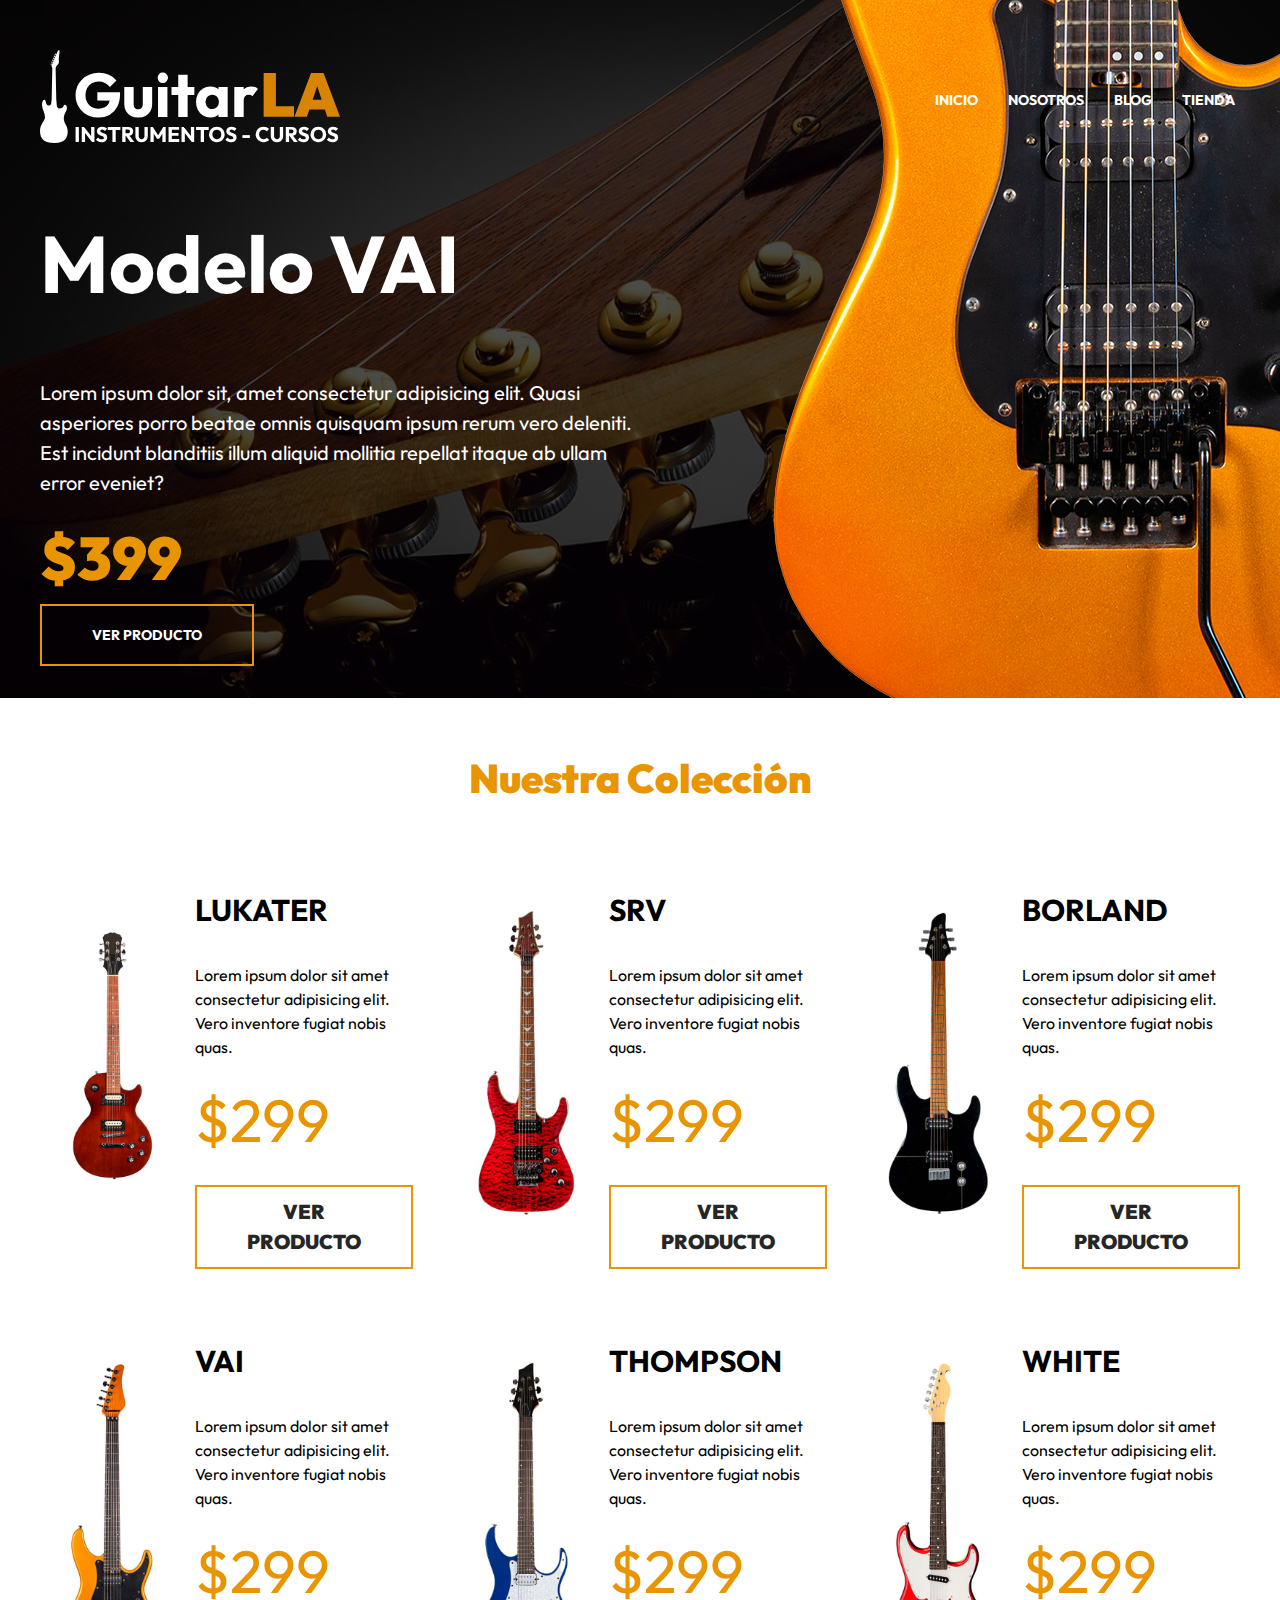
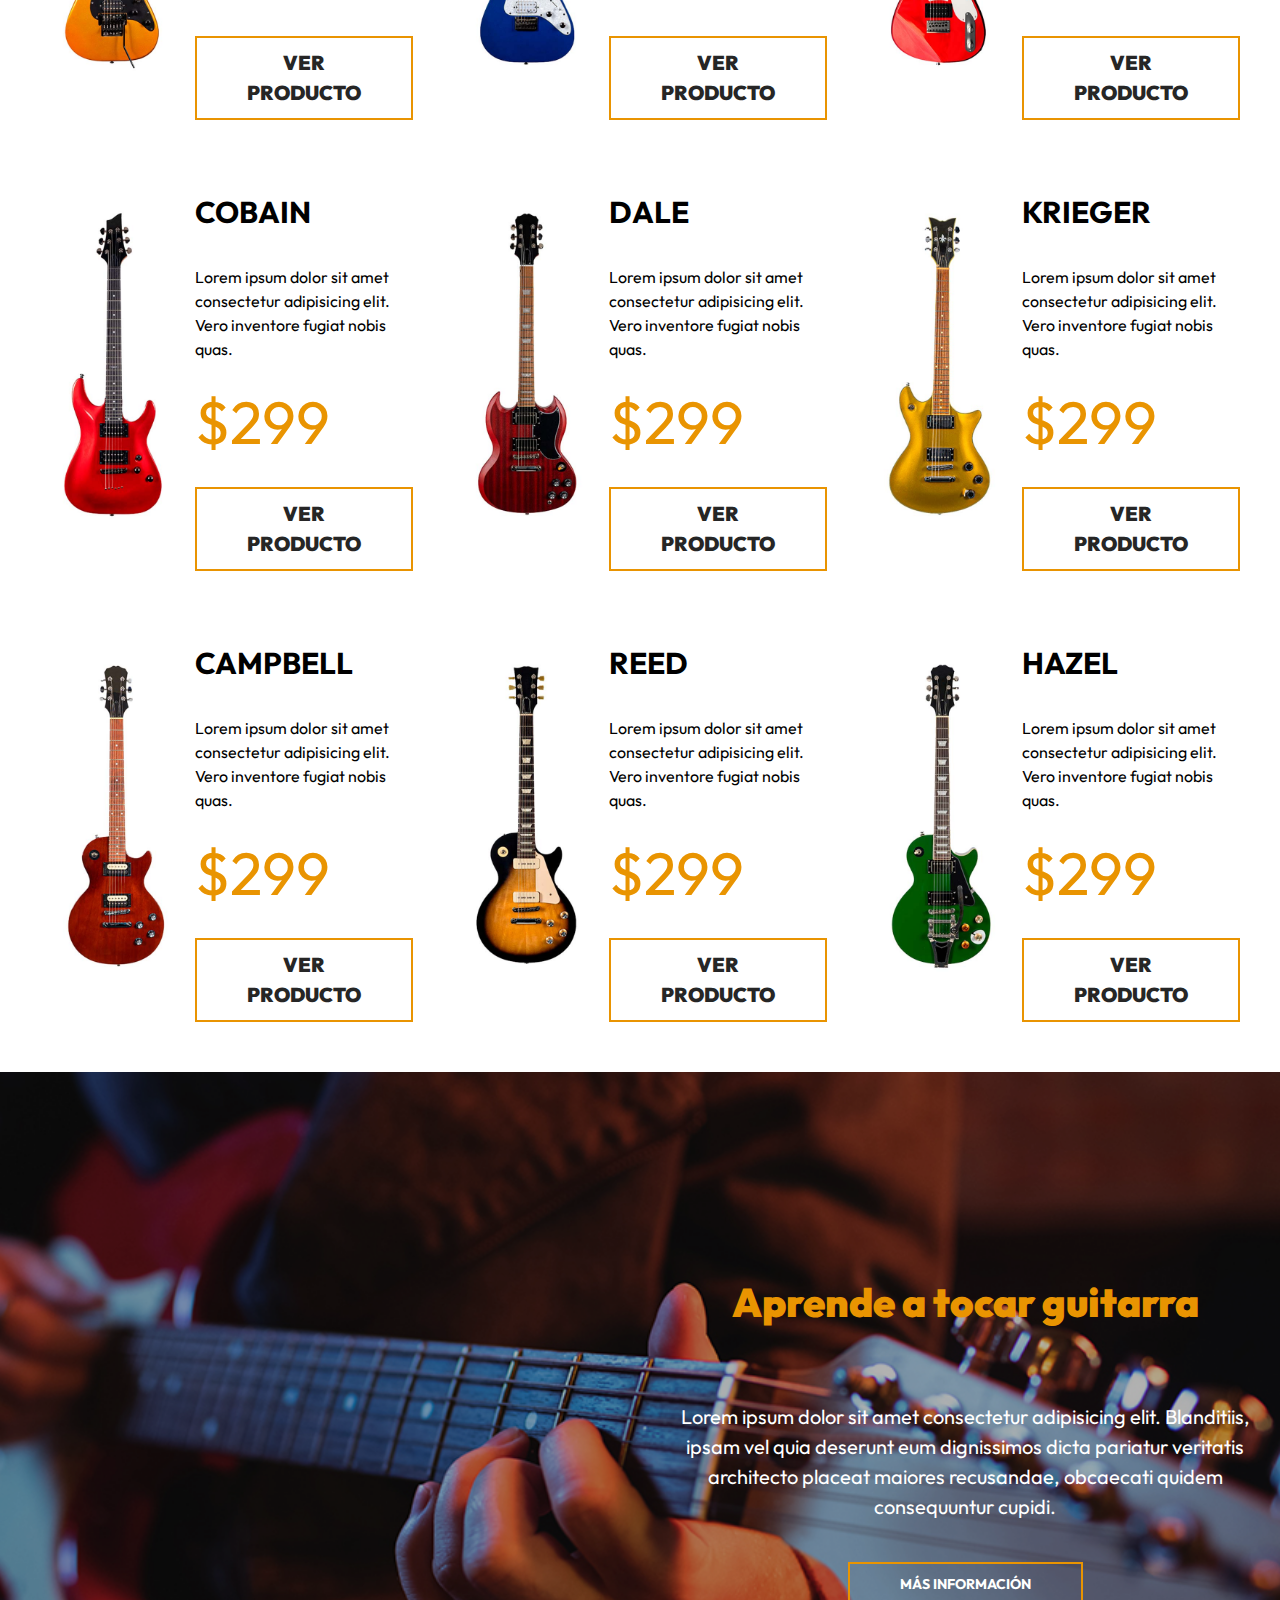
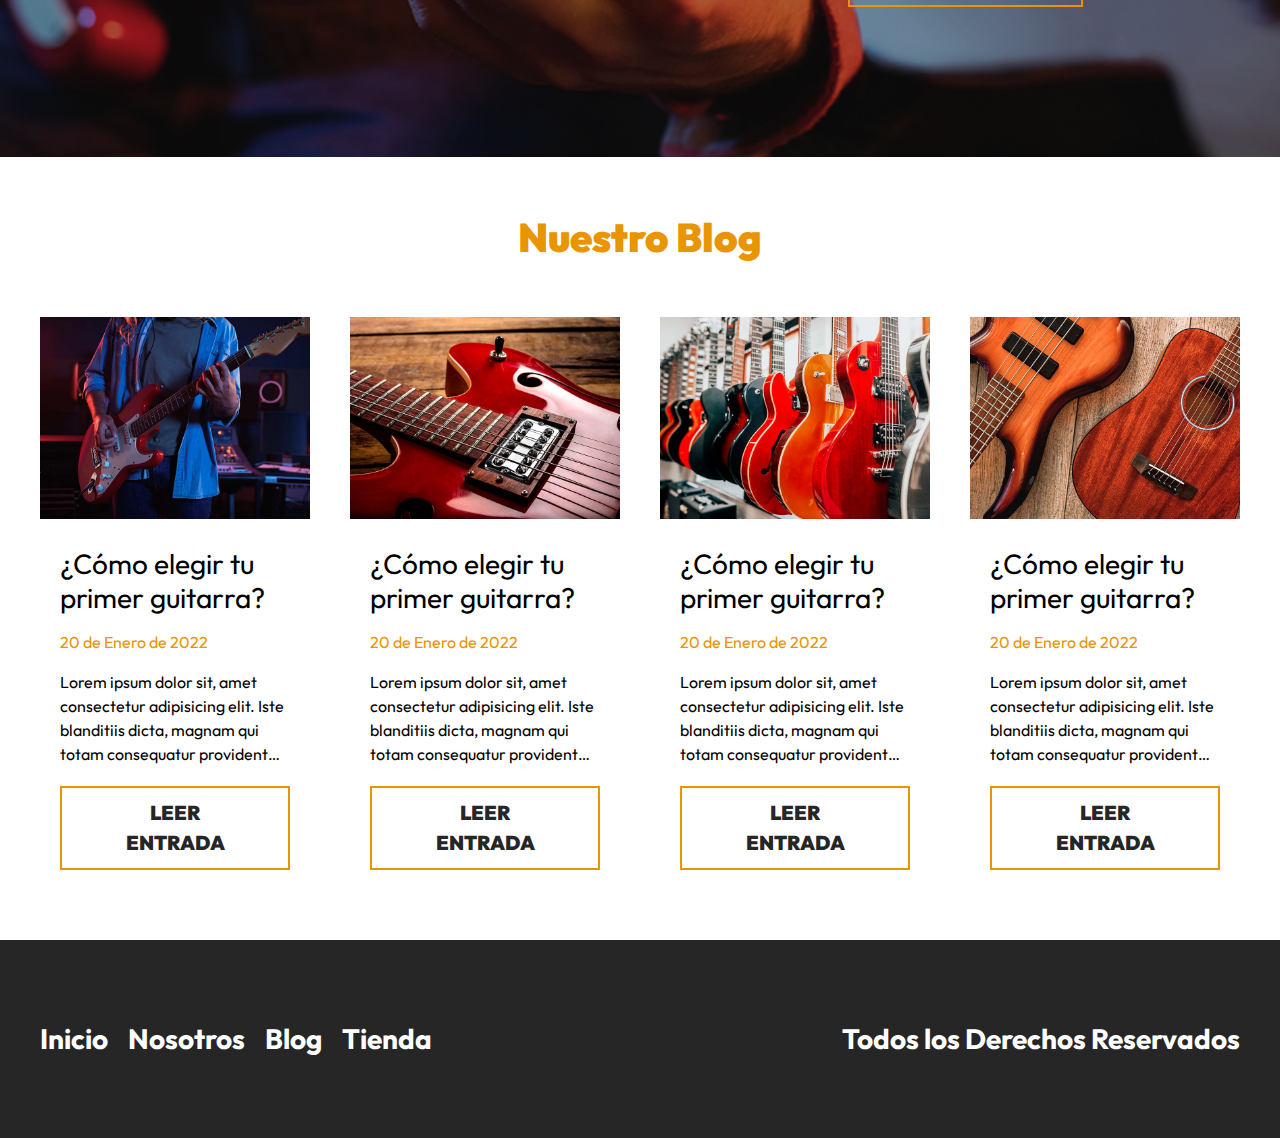
<file: index.html>
<!DOCTYPE html>
<html lang="en">
<head>
    <meta charset="UTF-8">
    <meta http-equiv="X-UA-Compatible" content="IE=edge">
    <meta name="viewport" content="width=device-width, initial-scale=1.0">
    <title>GuitarLA</title>
    <link rel="stylesheet" href="css/normalize.css">
    <link rel="preconnect" href="https://fonts.googleapis.com">
    <link rel="preconnect" href="https://fonts.gstatic.com" crossorigin>
    <link href="https://fonts.googleapis.com/css2?family=Outfit:wght@400;700;900&display=swap" rel="stylesheet"> 
    <link rel="stylesheet" href="css/app.css">
</head>
<body>
    <header class="header">
        <div class="header__contenedor">
            <div class="header__barra">
                <a href="#">
                    <img class="header__logo" src="./img/logo.svg" alt="imágen logo">
                </a>
                <nav class="navegacion">
                    <a class="navegacion__enlace" href="./index.html">Inicio</a>
                    <a class="navegacion__enlace" href="./nosotros.html">Nosotros</a>
                    <a class="navegacion__enlace" href="./blog.html">Blog</a>
                    <a class="navegacion__enlace" href="./tienda.html">Tienda</a>
                </nav>
            </div><!--header-barra-->
       
            <div class="modelo">
                <h1 class="modelo__nombre">Modelo VAI</h1>
                <p class="modelo__descripcion">Lorem ipsum dolor sit, amet consectetur adipisicing elit. Quasi asperiores porro beatae omnis quisquam ipsum rerum vero deleniti. Est incidunt blanditiis illum aliquid mollitia repellat itaque ab ullam error eveniet?</p>
                <p class="modelo__precio">$399</p>
                <a href="#" class="modelo__enlace">Ver Producto</a>
            </div>
            <img class="header__guitarra" src="./img/header_guitarra.png" alt="imágen header guitarra">
        </div>
    </header>
    <main class="productos productos__contenedor">
        <h2 class="productos__heading">Nuestra Colección</h2>
        <div class="productos__grid">
            <div class="producto">
                <img src="./img/guitarra_01.jpg" alt="imágen guitarra">
                <div class="producto__contenido">
                    <h3 class="producto__nombre">Lukater</h3>
                    <p class="producto__descripcion">Lorem ipsum dolor sit amet consectetur adipisicing elit. Vero inventore fugiat nobis quas.</p>
                    <p class="producto__precio">$299</p>
                    <a class="producto__enlace" href="./producto.html">Ver Producto</a>
                </div>
            </div><!--producto-->
            <div class="producto">
                <img src="./img/guitarra_02.jpg" alt="imágen guitarra">
                <div class="producto__contenido">
                    <h3 class="producto__nombre">srv</h3>
                    <p class="producto__descripcion">Lorem ipsum dolor sit amet consectetur adipisicing elit. Vero inventore fugiat nobis quas.</p>
                    <p class="producto__precio">$299</p>
                    <a class="producto__enlace" href="./producto.html">Ver Producto</a>
                </div>
            </div><!--producto-->
            <div class="producto">
                <img src="./img/guitarra_03.jpg" alt="imágen guitarra">
                <div class="producto__contenido">
                    <h3 class="producto__nombre">borland</h3>
                    <p class="producto__descripcion">Lorem ipsum dolor sit amet consectetur adipisicing elit. Vero inventore fugiat nobis quas.</p>
                    <p class="producto__precio">$299</p>
                    <a class="producto__enlace" href="./producto.html">Ver Producto</a>
                </div>
            </div><!--producto-->
            <div class="producto">
                <img src="./img/guitarra_04.jpg" alt="imágen guitarra">
                <div class="producto__contenido">
                    <h3 class="producto__nombre">vai</h3>
                    <p class="producto__descripcion">Lorem ipsum dolor sit amet consectetur adipisicing elit. Vero inventore fugiat nobis quas.</p>
                    <p class="producto__precio">$299</p>
                    <a class="producto__enlace" href="./producto.html">Ver Producto</a>
                </div>
            </div><!--producto-->
            <div class="producto">
                <img src="./img/guitarra_05.jpg" alt="imágen guitarra">
                <div class="producto__contenido">
                    <h3 class="producto__nombre">thompson</h3>
                    <p class="producto__descripcion">Lorem ipsum dolor sit amet consectetur adipisicing elit. Vero inventore fugiat nobis quas.</p>
                    <p class="producto__precio">$299</p>
                    <a class="producto__enlace" href="./producto.html">Ver Producto</a>
                </div>
            </div><!--producto-->
            <div class="producto">
                <img src="./img/guitarra_06.jpg" alt="imágen guitarra">
                <div class="producto__contenido">
                    <h3 class="producto__nombre">white</h3>
                    <p class="producto__descripcion">Lorem ipsum dolor sit amet consectetur adipisicing elit. Vero inventore fugiat nobis quas.</p>
                    <p class="producto__precio">$299</p>
                    <a class="producto__enlace" href="./producto.html">Ver Producto</a>
                </div>
            </div><!--producto-->
            <div class="producto">
                <img src="./img/guitarra_07.jpg" alt="imágen guitarra">
                <div class="producto__contenido">
                    <h3 class="producto__nombre">cobain</h3>
                    <p class="producto__descripcion">Lorem ipsum dolor sit amet consectetur adipisicing elit. Vero inventore fugiat nobis quas.</p>
                    <p class="producto__precio">$299</p>
                    <a class="producto__enlace" href="./producto.html">Ver Producto</a>
                </div>
            </div><!--producto-->
            <div class="producto">
                <img src="./img/guitarra_08.jpg" alt="imágen guitarra">
                <div class="producto__contenido">
                    <h3 class="producto__nombre">dale</h3>
                    <p class="producto__descripcion">Lorem ipsum dolor sit amet consectetur adipisicing elit. Vero inventore fugiat nobis quas.</p>
                    <p class="producto__precio">$299</p>
                    <a class="producto__enlace" href="./producto.html">Ver Producto</a>
                </div>
            </div><!--producto-->
            <div class="producto">
                <img src="./img/guitarra_09.jpg" alt="imágen guitarra">
                <div class="producto__contenido">
                    <h3 class="producto__nombre">krieger</h3>
                    <p class="producto__descripcion">Lorem ipsum dolor sit amet consectetur adipisicing elit. Vero inventore fugiat nobis quas.</p>
                    <p class="producto__precio">$299</p>
                    <a class="producto__enlace" href="./producto.html">Ver Producto</a>
                </div>
            </div><!--producto-->
            <div class="producto">
                <img src="./img/guitarra_10.jpg" alt="imágen guitarra">
                <div class="producto__contenido">
                    <h3 class="producto__nombre">campbell</h3>
                    <p class="producto__descripcion">Lorem ipsum dolor sit amet consectetur adipisicing elit. Vero inventore fugiat nobis quas.</p>
                    <p class="producto__precio">$299</p>
                    <a class="producto__enlace" href="./producto.html">Ver Producto</a>
                </div>
            </div><!--producto-->
            <div class="producto">
                <img src="./img/guitarra_11.jpg" alt="imágen guitarra">
                <div class="producto__contenido">
                    <h3 class="producto__nombre">reed</h3>
                    <p class="producto__descripcion">Lorem ipsum dolor sit amet consectetur adipisicing elit. Vero inventore fugiat nobis quas.</p>
                    <p class="producto__precio">$299</p>
                    <a class="producto__enlace" href="./producto.html">Ver Producto</a>
                </div>
            </div><!--producto-->
            <div class="producto">
                <img src="./img/guitarra_12.jpg" alt="imágen guitarra">
                <div class="producto__contenido">
                    <h3 class="producto__nombre">hazel</h3>
                    <p class="producto__descripcion">Lorem ipsum dolor sit amet consectetur adipisicing elit. Vero inventore fugiat nobis quas.</p>
                    <p class="producto__precio">$299</p>
                    <a class="producto__enlace" href="./producto.html">Ver Producto</a>
                </div>
            </div><!--producto-->
        </div>
    </main>
    <section class="cursos">
        <div class="cursos__grid">
            <div class="cursos__contenido cursos__contenedor">
                <h2 class="cursos__heading">Aprende a tocar guitarra</h2>
                <p class="cursos__texto">Lorem ipsum dolor sit amet consectetur adipisicing elit. Blanditiis, ipsam vel quia deserunt eum dignissimos dicta pariatur veritatis architecto placeat maiores recusandae, obcaecati quidem consequuntur cupidi.</p>
                <a href="#" class="cursos__enlace">Más Información</a>
            </div>
        </div>
    </section>
    <section class="blog">
        <h2 class="blog__heading">Nuestro Blog</h2>
        <div class="blog__grid blog__contenedor">
            <article class="entrada">
                <img src="./img/blog_1.jpg" alt="" class="entrada__imagen">
                <div class="entrada__contenido">
                    <h3 class="entrada__titulo">¿Cómo elegir tu primer guitarra?</h3>
                    <p class="entrada__fecha">20 de Enero de 2022</p>
                    <p class="entrada__texto">Lorem ipsum dolor sit, amet consectetur adipisicing elit. Iste blanditiis dicta, magnam qui totam consequatur provident mollitia eligendi vero ut, a voluptates quo, corrupti nisi ducimus error deserunt! Inventore, aliquam.</p>
                    <a href="entrada.html" class="entrada__enlace">Leer Entrada</a>
                </div>
            </article>
            <article class="entrada">
                <img src="./img/blog_2.jpg" alt="" class="entrada__imagen">
                <div class="entrada__contenido">
                    <h3 class="entrada__titulo">¿Cómo elegir tu primer guitarra?</h3>
                    <p class="entrada__fecha">20 de Enero de 2022</p>
                    <p class="entrada__texto">Lorem ipsum dolor sit, amet consectetur adipisicing elit. Iste blanditiis dicta, magnam qui totam consequatur provident mollitia eligendi vero ut, a voluptates quo, corrupti nisi ducimus error deserunt! Inventore, aliquam.</p>
                    <a href="entrada.html" class="entrada__enlace">Leer Entrada</a>
                </div>
            </article>
            <article class="entrada">
                <img src="./img/blog_3.jpg" alt="" class="entrada__imagen">
                <div class="entrada__contenido">
                    <h3 class="entrada__titulo">¿Cómo elegir tu primer guitarra?</h3>
                    <p class="entrada__fecha">20 de Enero de 2022</p>
                    <p class="entrada__texto">Lorem ipsum dolor sit, amet consectetur adipisicing elit. Iste blanditiis dicta, magnam qui totam consequatur provident mollitia eligendi vero ut, a voluptates quo, corrupti nisi ducimus error deserunt! Inventore, aliquam.</p>
                    <a href="entrada.html" class="entrada__enlace">Leer Entrada</a>
                </div>
            </article>
            <article class="entrada">
                <img src="./img/blog_4.jpg" alt="" class="entrada__imagen">
                <div class="entrada__contenido">
                    <h3 class="entrada__titulo">¿Cómo elegir tu primer guitarra?</h3>
                    <p class="entrada__fecha">20 de Enero de 2022</p>
                    <p class="entrada__texto">Lorem ipsum dolor sit, amet consectetur adipisicing elit. Iste blanditiis dicta, magnam qui totam consequatur provident mollitia eligendi vero ut, a voluptates quo, corrupti nisi ducimus error deserunt! Inventore, aliquam.</p>
                    <a href="entrada.html" class="entrada__enlace">Leer Entrada</a>
                </div>
            </article>
        </div>
    </section>
    <footer class="footer">
        <div class="footer__grid footer__contenedor">
            <nav class="footer__nav">
                <a class="footer__enlace" href="./index.html">Inicio</a>
                <a class="footer__enlace" href="./nosotros.html">Nosotros</a>
                <a class="footer__enlace" href="./blog.html">Blog</a>
                <a class="footer__enlace" href="./tienda.html">Tienda</a>
            </nav>
            <p class="footer__copyright">Todos los Derechos Reservados</p>
        </div> 
    </footer>
</body>
</html>
</file>
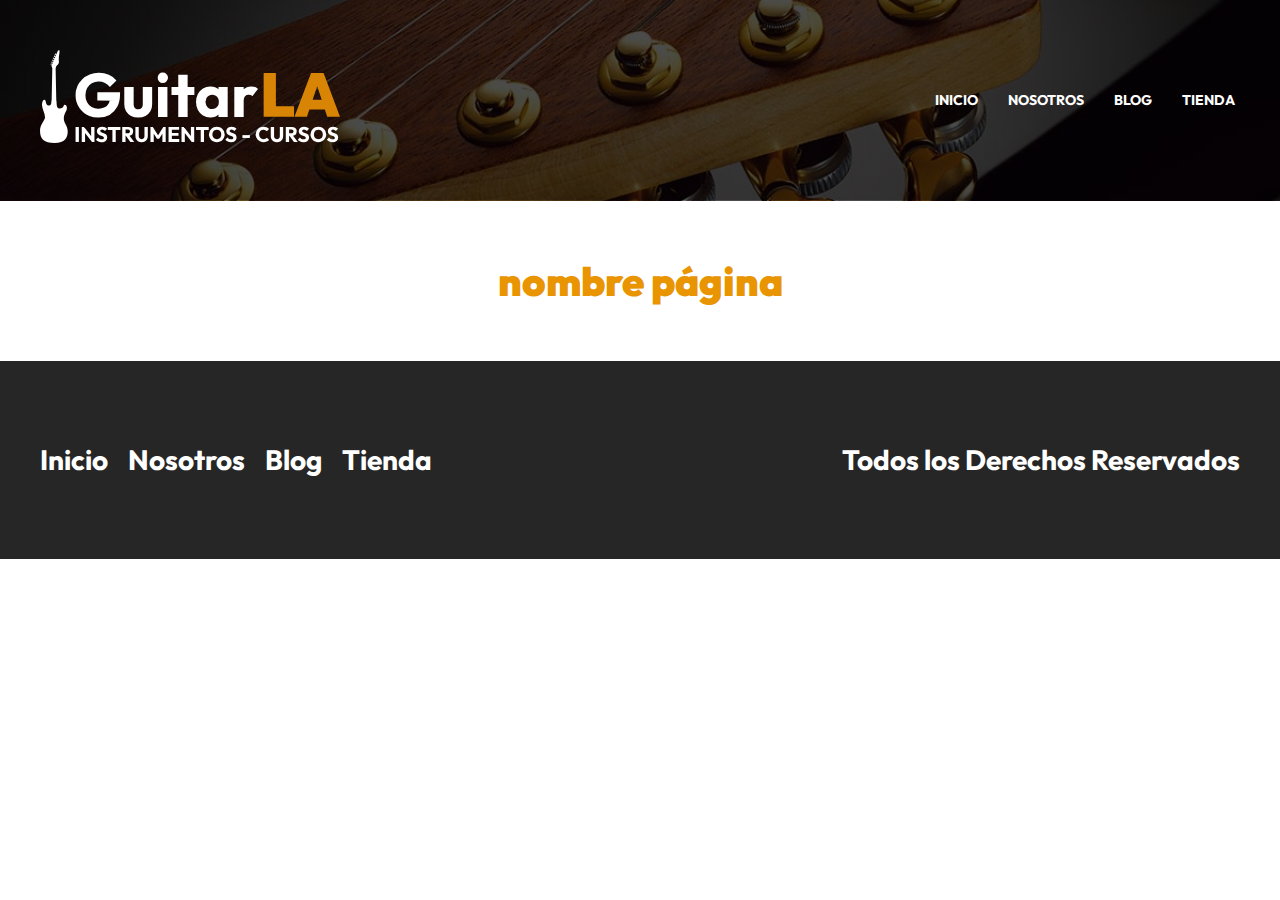
<file: base.html>
<!DOCTYPE html>
<html lang="en">
<head>
    <meta charset="UTF-8">
    <meta http-equiv="X-UA-Compatible" content="IE=edge">
    <meta name="viewport" content="width=device-width, initial-scale=1.0">
    <title>GuitarLA: nombre página</title>
    <link rel="stylesheet" href="css/normalize.css">
    <link rel="preconnect" href="https://fonts.googleapis.com">
    <link rel="preconnect" href="https://fonts.gstatic.com" crossorigin>
    <link href="https://fonts.googleapis.com/css2?family=Outfit:wght@400;700;900&display=swap" rel="stylesheet"> 
    <link rel="stylesheet" href="css/app.css">
</head>
<body>
    <header class="header">
        <div class="header__contenedor">
            <div class="header__barra">
                <a href="#">
                    <img class="header__logo" src="./img/logo.svg" alt="imágen logo">
                </a>
                <nav class="navegacion">
                    <a class="navegacion__enlace" href="./index.html">Inicio</a>
                    <a class="navegacion__enlace" href="./nosotros.html">Nosotros</a>
                    <a class="navegacion__enlace" href="./blog.html">Blog</a>
                    <a class="navegacion__enlace" href="./tienda.html">Tienda</a>
                </nav>
            </div><!--header-barra-->
        </div>
    </header>
    <main class="contenedor">
        <h2 class="heading">nombre página</h2>
    </main>
    <footer class="footer">
        <div class="footer__grid footer__contenedor">
            <nav class="footer__nav">
                <a class="footer__enlace" href="./index.html">Inicio</a>
                <a class="footer__enlace" href="./nosotros.html">Nosotros</a>
                <a class="footer__enlace" href="./blog.html">Blog</a>
                <a class="footer__enlace" href="./tienda.html">Tienda</a>
            </nav>
            <p class="footer__copyright">Todos los Derechos Reservados</p>
        </div> 
    </footer>
</body>
</html>
</file>
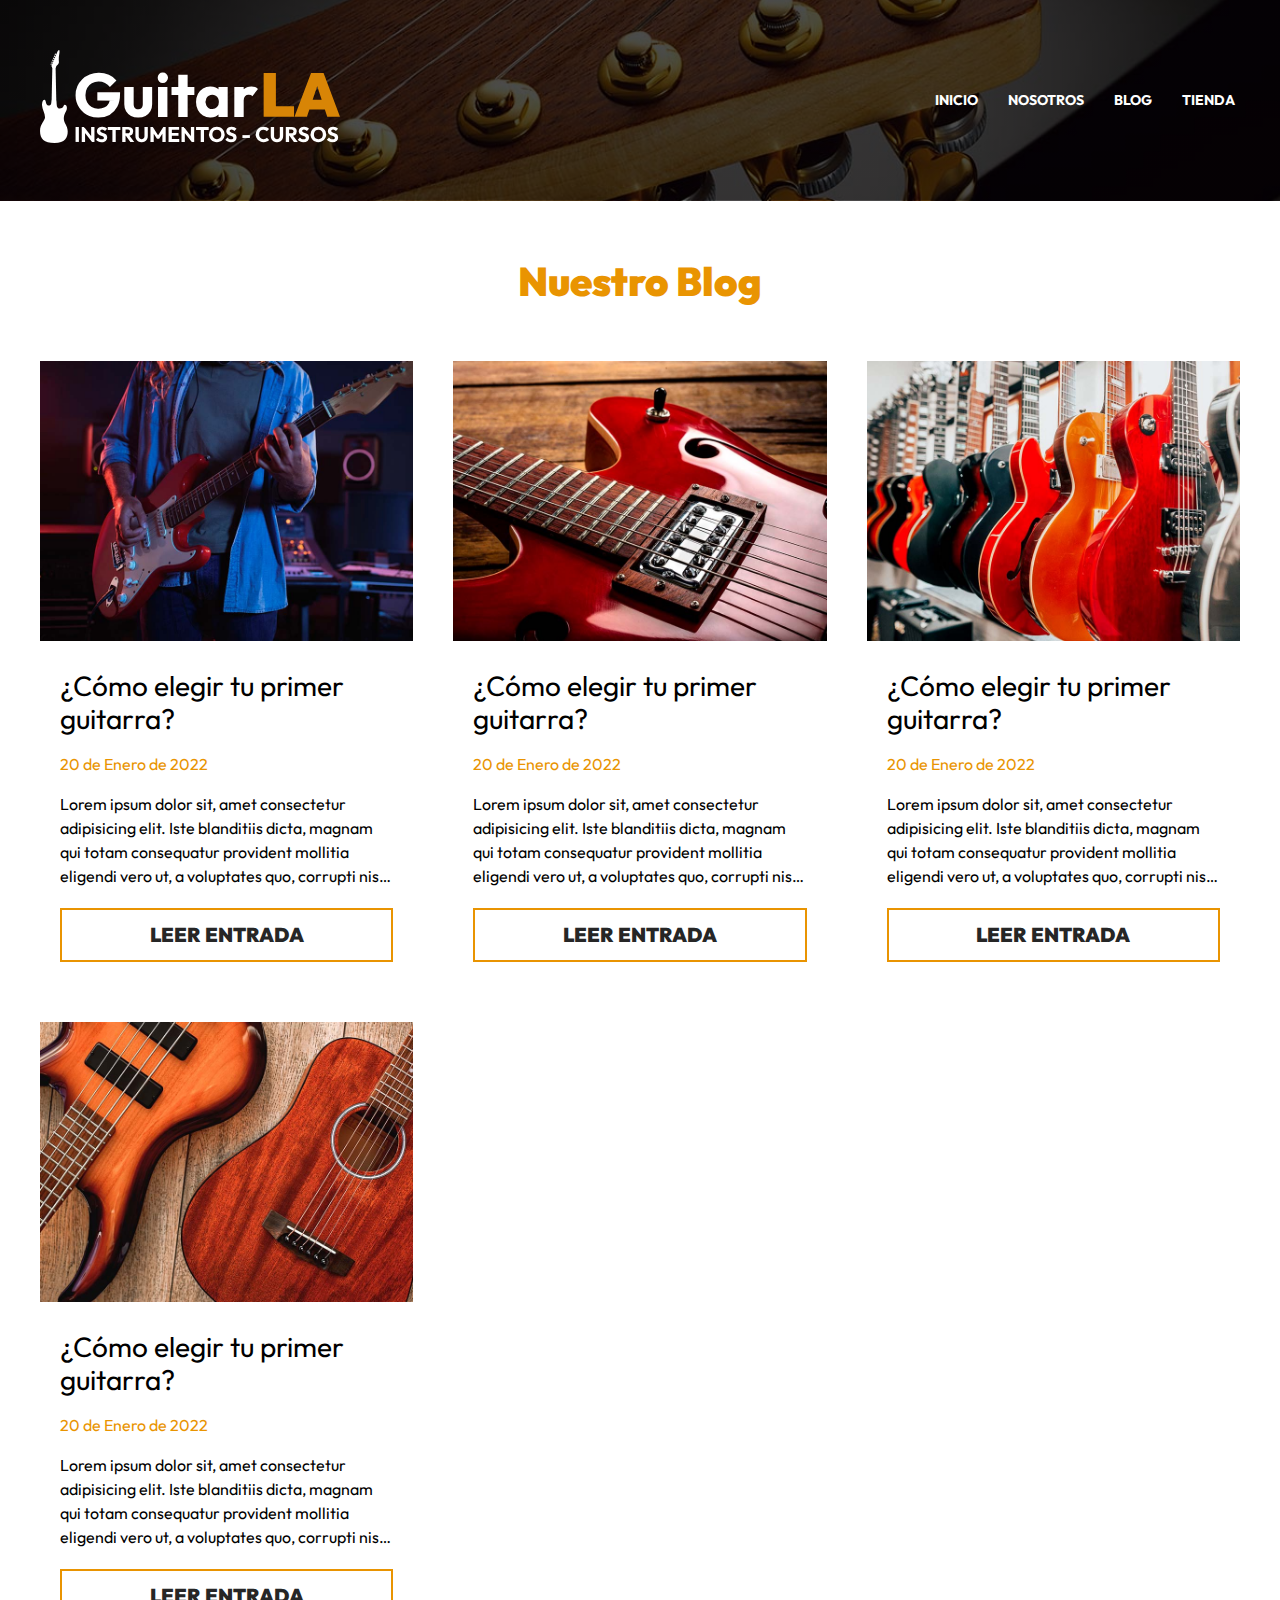
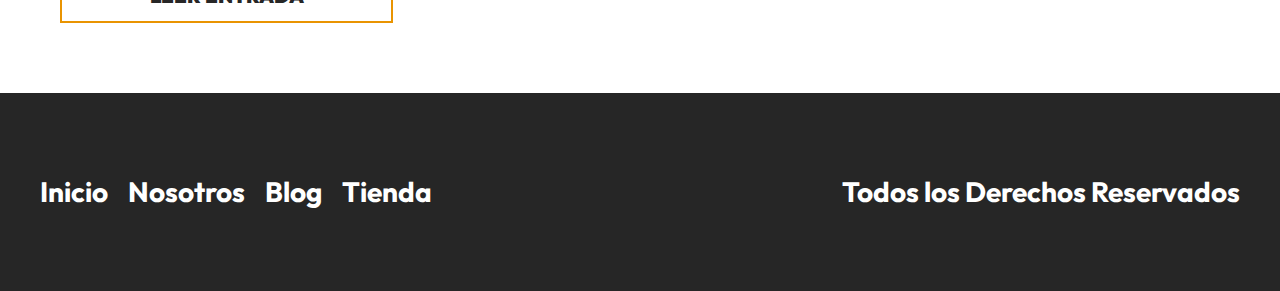
<file: blog.html>
<!DOCTYPE html>
<html lang="en">
<head>
    <meta charset="UTF-8">
    <meta http-equiv="X-UA-Compatible" content="IE=edge">
    <meta name="viewport" content="width=device-width, initial-scale=1.0">
    <title>GuitarLA - Blog</title>
    <link rel="stylesheet" href="css/normalize.css">
    <link rel="preconnect" href="https://fonts.googleapis.com">
    <link rel="preconnect" href="https://fonts.gstatic.com" crossorigin>
    <link href="https://fonts.googleapis.com/css2?family=Outfit:wght@400;700;900&display=swap" rel="stylesheet"> 
    <link rel="stylesheet" href="css/app.css">
</head>
<body>
    <header class="header">
        <div class="header__contenedor">
            <div class="header__barra">
                <a href="#">
                    <img class="header__logo" src="./img/logo.svg" alt="imágen logo">
                </a>
                <nav class="navegacion">
                    <a class="navegacion__enlace" href="./index.html">Inicio</a>
                    <a class="navegacion__enlace" href="./nosotros.html">Nosotros</a>
                    <a class="navegacion__enlace" href="./blog.html">Blog</a>
                    <a class="navegacion__enlace" href="./tienda.html">Tienda</a>
                </nav>
            </div><!--header-barra-->
        </div>
    </header>
    <main class="blog">
        <h2 class="blog__heading">Nuestro Blog</h2>
        <div class="blog__grid blog__grid--pagina blog__contenedor">
            <article class="entrada">
                <img src="./img/blog_1.jpg" alt="" class="entrada__imagen">
                <div class="entrada__contenido">
                    <h3 class="entrada__titulo">¿Cómo elegir tu primer guitarra?</h3>
                    <p class="entrada__fecha">20 de Enero de 2022</p>
                    <p class="entrada__texto">Lorem ipsum dolor sit, amet consectetur adipisicing elit. Iste blanditiis dicta, magnam qui totam consequatur provident mollitia eligendi vero ut, a voluptates quo, corrupti nisi ducimus error deserunt! Inventore, aliquam.</p>
                    <a href="entrada.html" class="entrada__enlace">Leer Entrada</a>
                </div>
            </article>
            <article class="entrada">
                <img src="./img/blog_2.jpg" alt="" class="entrada__imagen">
                <div class="entrada__contenido">
                    <h3 class="entrada__titulo">¿Cómo elegir tu primer guitarra?</h3>
                    <p class="entrada__fecha">20 de Enero de 2022</p>
                    <p class="entrada__texto">Lorem ipsum dolor sit, amet consectetur adipisicing elit. Iste blanditiis dicta, magnam qui totam consequatur provident mollitia eligendi vero ut, a voluptates quo, corrupti nisi ducimus error deserunt! Inventore, aliquam.</p>
                    <a href="entrada.html" class="entrada__enlace">Leer Entrada</a>
                </div>
            </article>
            <article class="entrada">
                <img src="./img/blog_3.jpg" alt="" class="entrada__imagen">
                <div class="entrada__contenido">
                    <h3 class="entrada__titulo">¿Cómo elegir tu primer guitarra?</h3>
                    <p class="entrada__fecha">20 de Enero de 2022</p>
                    <p class="entrada__texto">Lorem ipsum dolor sit, amet consectetur adipisicing elit. Iste blanditiis dicta, magnam qui totam consequatur provident mollitia eligendi vero ut, a voluptates quo, corrupti nisi ducimus error deserunt! Inventore, aliquam.</p>
                    <a href="entrada.html" class="entrada__enlace">Leer Entrada</a>
                </div>
            </article>
            <article class="entrada">
                <img src="./img/blog_4.jpg" alt="" class="entrada__imagen">
                <div class="entrada__contenido">
                    <h3 class="entrada__titulo">¿Cómo elegir tu primer guitarra?</h3>
                    <p class="entrada__fecha">20 de Enero de 2022</p>
                    <p class="entrada__texto">Lorem ipsum dolor sit, amet consectetur adipisicing elit. Iste blanditiis dicta, magnam qui totam consequatur provident mollitia eligendi vero ut, a voluptates quo, corrupti nisi ducimus error deserunt! Inventore, aliquam.</p>
                    <a href="entrada.html" class="entrada__enlace">Leer Entrada</a>
                </div>
            </article>
        </div>
    </main>
    <footer class="footer">
        <div class="footer__grid footer__contenedor">
            <nav class="footer__nav">
                <a class="footer__enlace" href="./index.html">Inicio</a>
                <a class="footer__enlace" href="./nosotros.html">Nosotros</a>
                <a class="footer__enlace" href="./blog.html">Blog</a>
                <a class="footer__enlace" href="./tienda.html">Tienda</a>
            </nav>
            <p class="footer__copyright">Todos los Derechos Reservados</p>
        </div> 
    </footer>
</body>
</html>
</file>
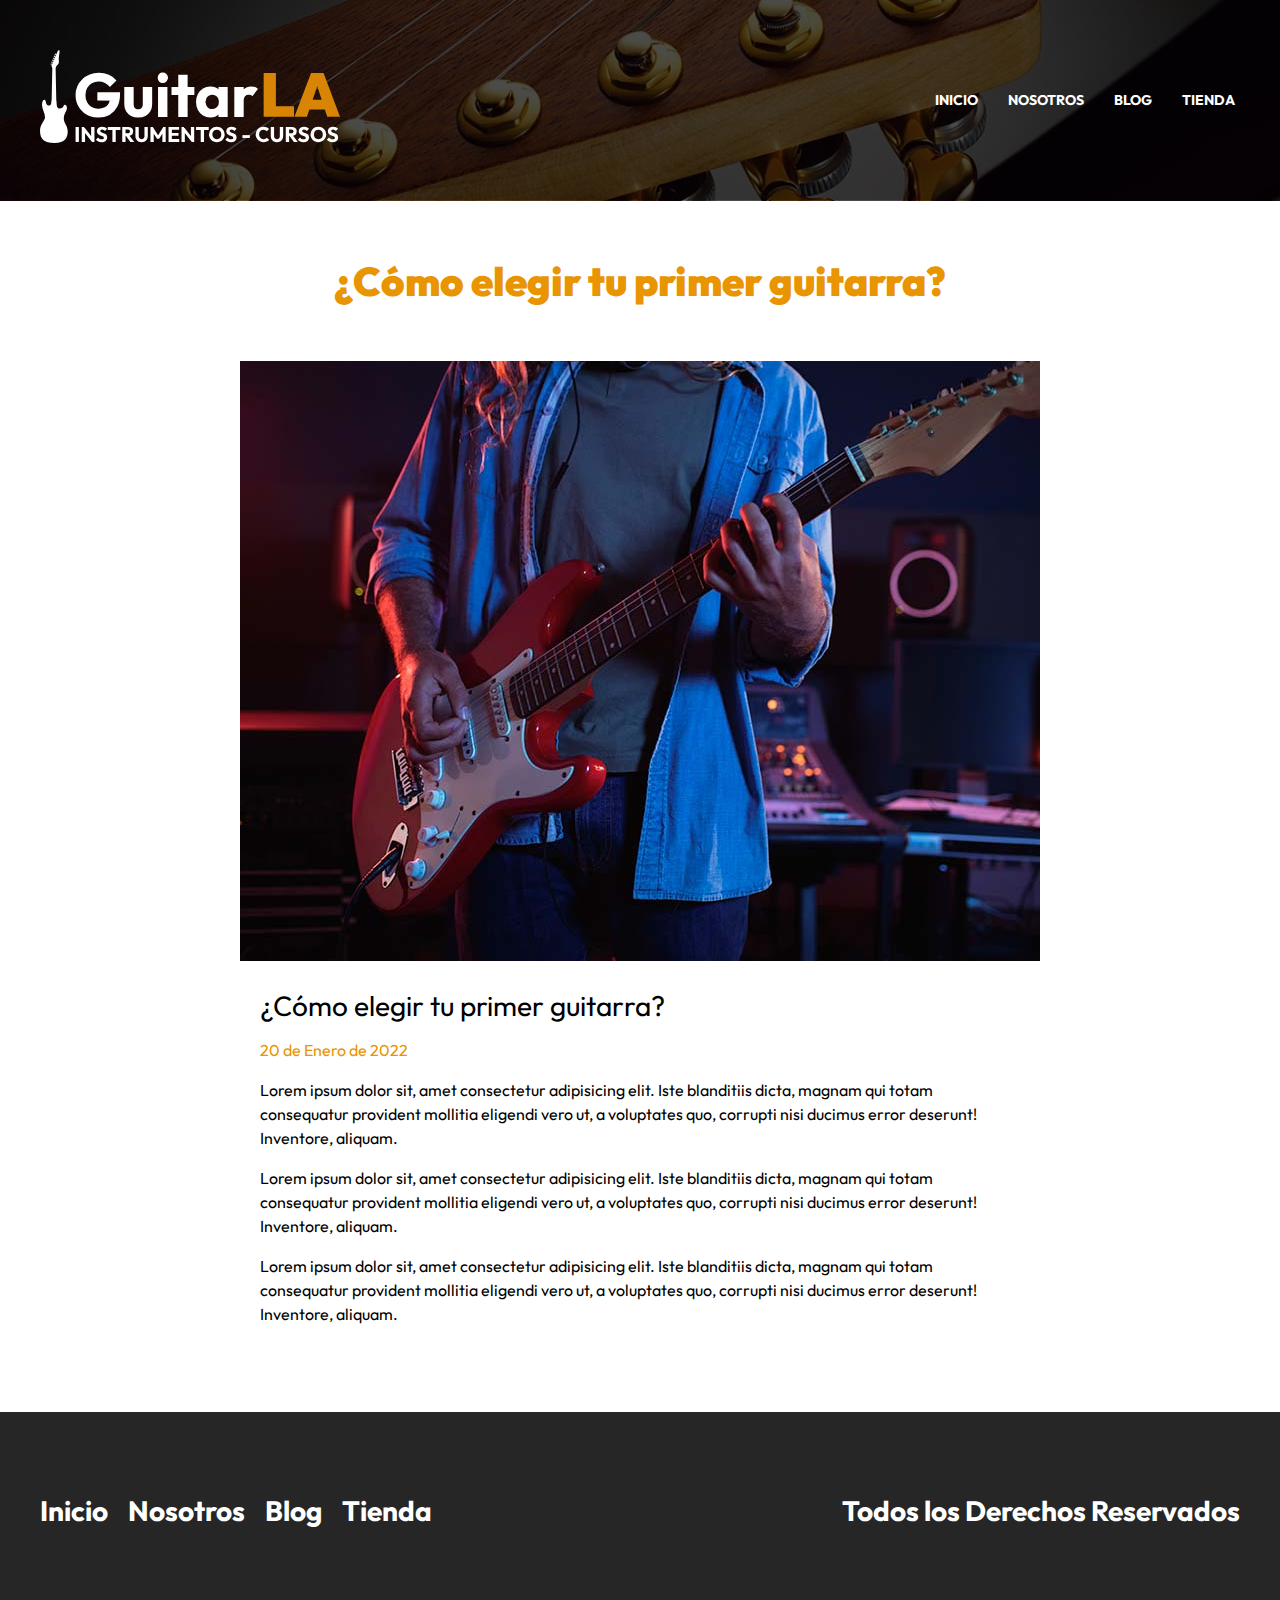
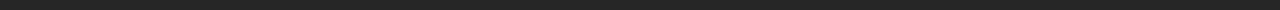
<file: entrada.html>
<!DOCTYPE html>
<html lang="en">
<head>
    <meta charset="UTF-8">
    <meta http-equiv="X-UA-Compatible" content="IE=edge">
    <meta name="viewport" content="width=device-width, initial-scale=1.0">
    <title>GuitarLA - Entrada</title>
    <link rel="stylesheet" href="css/normalize.css">
    <link rel="preconnect" href="https://fonts.googleapis.com">
    <link rel="preconnect" href="https://fonts.gstatic.com" crossorigin>
    <link href="https://fonts.googleapis.com/css2?family=Outfit:wght@400;700;900&display=swap" rel="stylesheet"> 
    <link rel="stylesheet" href="css/app.css">
</head>
<body>
    <header class="header">
        <div class="header__contenedor">
            <div class="header__barra">
                <a href="#">
                    <img class="header__logo" src="./img/logo.svg" alt="imágen logo">
                </a>
                <nav class="navegacion">
                    <a class="navegacion__enlace" href="./index.html">Inicio</a>
                    <a class="navegacion__enlace" href="./nosotros.html">Nosotros</a>
                    <a class="navegacion__enlace" href="./blog.html">Blog</a>
                    <a class="navegacion__enlace" href="./tienda.html">Tienda</a>
                </nav>
            </div><!--header-barra-->
        </div>
    </header>
    <main class="entrada entrada__contenedor">
        <h2 class="heading">¿Cómo elegir tu primer guitarra?</h2>
        <article class="entrada">
            <img src="./img/blog_1.jpg" alt="" class="entrada__imagen">
            <div class="entrada__contenido">
                <h3 class="entrada__titulo">¿Cómo elegir tu primer guitarra?</h3>
                <p class="entrada__fecha">20 de Enero de 2022</p>
                <p class="entrada__texto">Lorem ipsum dolor sit, amet consectetur adipisicing elit. Iste blanditiis dicta, magnam qui totam consequatur provident mollitia eligendi vero ut, a voluptates quo, corrupti nisi ducimus error deserunt! Inventore, aliquam.</p>
                <p class="entrada__texto">Lorem ipsum dolor sit, amet consectetur adipisicing elit. Iste blanditiis dicta, magnam qui totam consequatur provident mollitia eligendi vero ut, a voluptates quo, corrupti nisi ducimus error deserunt! Inventore, aliquam.</p>
                <p class="entrada__texto">Lorem ipsum dolor sit, amet consectetur adipisicing elit. Iste blanditiis dicta, magnam qui totam consequatur provident mollitia eligendi vero ut, a voluptates quo, corrupti nisi ducimus error deserunt! Inventore, aliquam.</p>

            </div>
        </article>
    </main>
    <footer class="footer">
        <div class="footer__grid footer__contenedor">
            <nav class="footer__nav">
                <a class="footer__enlace" href="./index.html">Inicio</a>
                <a class="footer__enlace" href="./nosotros.html">Nosotros</a>
                <a class="footer__enlace" href="./blog.html">Blog</a>
                <a class="footer__enlace" href="./tienda.html">Tienda</a>
            </nav>
            <p class="footer__copyright">Todos los Derechos Reservados</p>
        </div> 
    </footer>
</body>
</html>
</file>
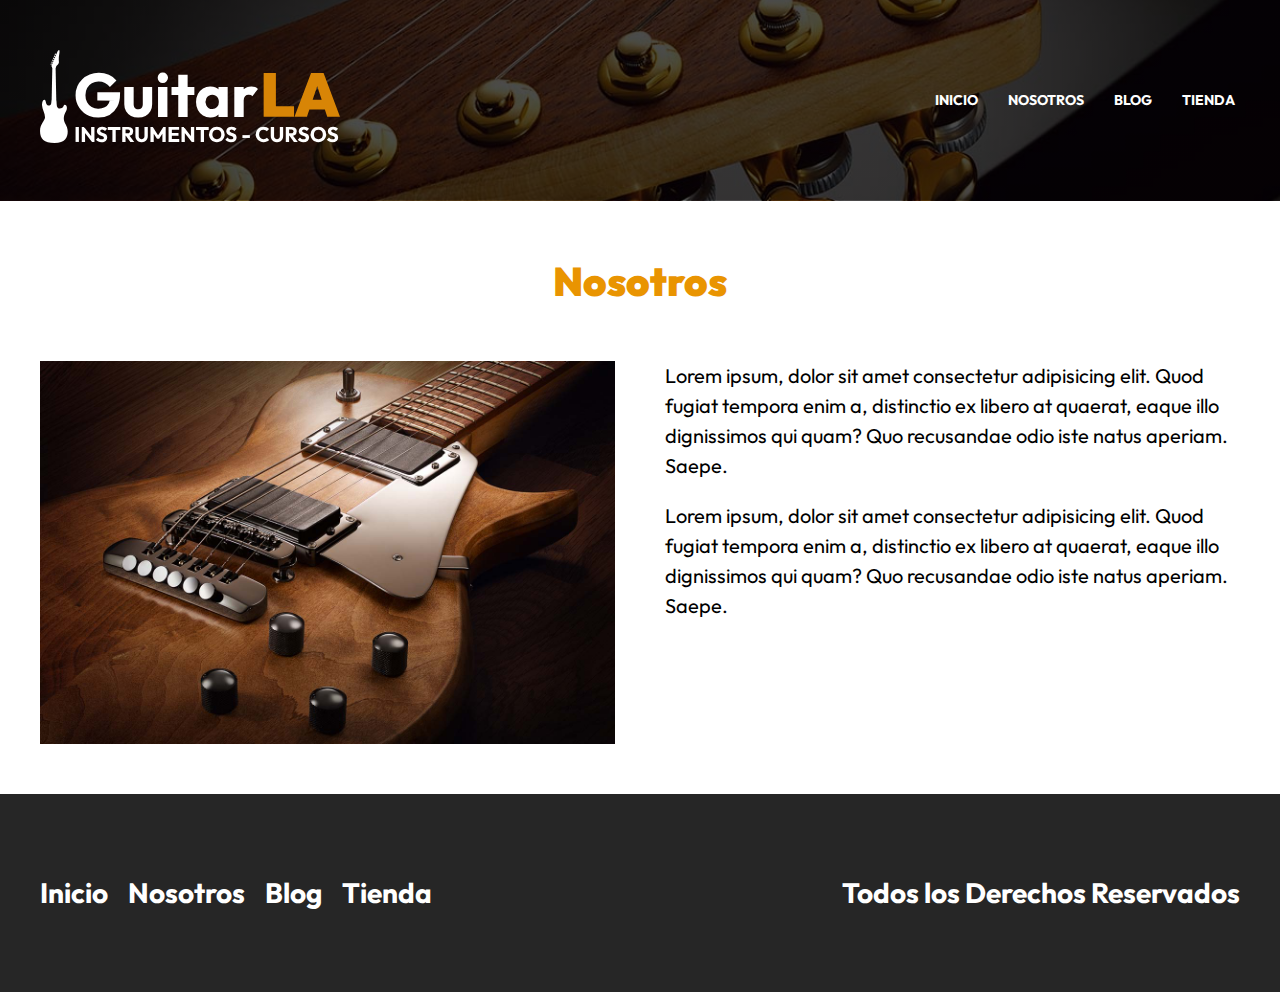
<file: nosotros.html>
<!DOCTYPE html>
<html lang="en">
<head>
    <meta charset="UTF-8">
    <meta http-equiv="X-UA-Compatible" content="IE=edge">
    <meta name="viewport" content="width=device-width, initial-scale=1.0">
    <title>GuitarLA - Nosotros</title>
    <link rel="stylesheet" href="css/normalize.css">
    <link rel="preconnect" href="https://fonts.googleapis.com">
    <link rel="preconnect" href="https://fonts.gstatic.com" crossorigin>
    <link href="https://fonts.googleapis.com/css2?family=Outfit:wght@400;700;900&display=swap" rel="stylesheet"> 
    <link rel="stylesheet" href="css/app.css">
</head>
<body>
    <header class="header">
        <div class="header__contenedor">
            <div class="header__barra">
                <a href="#">
                    <img class="header__logo" src="./img/logo.svg" alt="imágen logo">
                </a>
                <nav class="navegacion">
                    <a class="navegacion__enlace" href="./index.html">Inicio</a>
                    <a class="navegacion__enlace" href="./nosotros.html">Nosotros</a>
                    <a class="navegacion__enlace" href="./blog.html">Blog</a>
                    <a class="navegacion__enlace" href="./tienda.html">Tienda</a>
                </nav>
            </div><!--header-barra-->
        </div>
    </header>
    <main class="nosotros__contenedor">
        <h2 class="nosotros__heading">Nosotros</h2>
        <div class="nosotros__grid">
           <img src="./img/nosotros.jpg" alt="imágen nosotros">
           <div class="nosotros__contenido">
               <p class="nosotros__texto">Lorem ipsum, dolor sit amet consectetur adipisicing elit. Quod fugiat tempora enim a, distinctio ex libero at quaerat, eaque illo dignissimos qui quam? Quo recusandae odio iste natus aperiam. Saepe.</p>
               <p class="nosotros__texto">Lorem ipsum, dolor sit amet consectetur adipisicing elit. Quod fugiat tempora enim a, distinctio ex libero at quaerat, eaque illo dignissimos qui quam? Quo recusandae odio iste natus aperiam. Saepe.</p>

            </div>
        </div>
    </main>
    <footer class="footer">
        <div class="footer__grid footer__contenedor">
            <nav class="footer__nav">
                <a class="footer__enlace" href="./index.html">Inicio</a>
                <a class="footer__enlace" href="./nosotros.html">Nosotros</a>
                <a class="footer__enlace" href="./blog.html">Blog</a>
                <a class="footer__enlace" href="./tienda.html">Tienda</a>
            </nav>
            <p class="footer__copyright">Todos los Derechos Reservados</p>
        </div> 
    </footer>
</body>
</html>
</file>
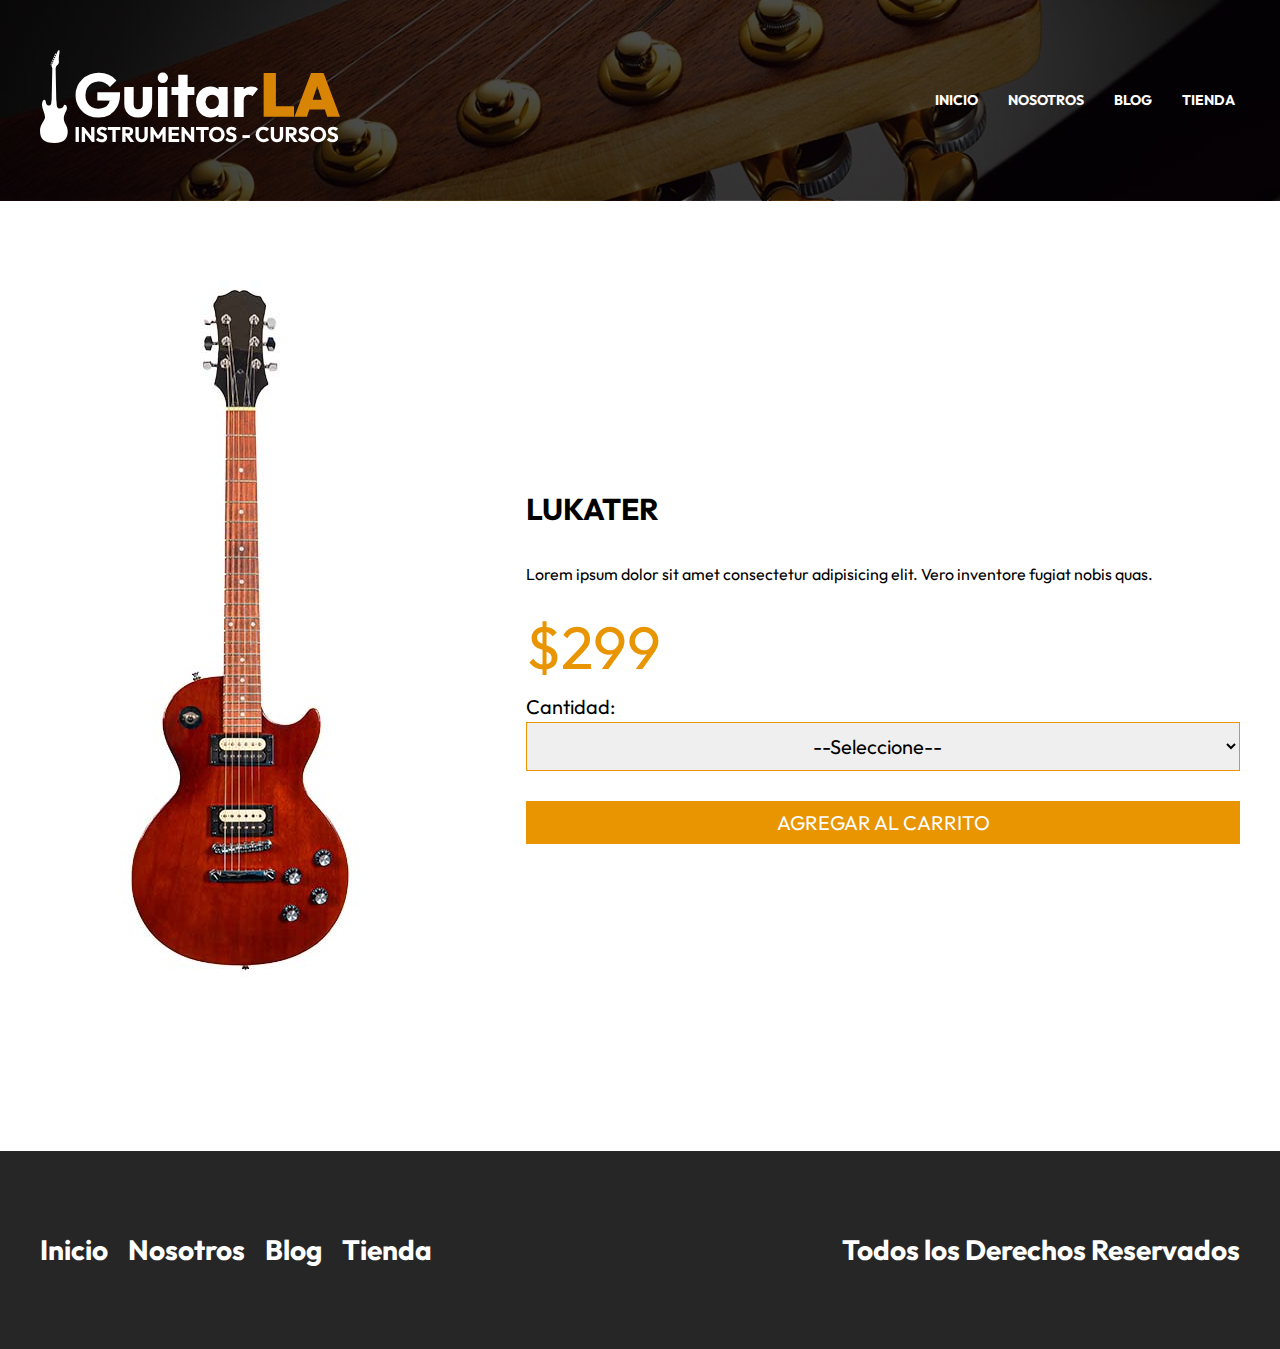
<file: producto.html>
<!DOCTYPE html>
<html lang="en">
<head>
    <meta charset="UTF-8">
    <meta http-equiv="X-UA-Compatible" content="IE=edge">
    <meta name="viewport" content="width=device-width, initial-scale=1.0">
    <title>GuitarLA - producto</title>
    <link rel="stylesheet" href="css/normalize.css">
    <link rel="preconnect" href="https://fonts.googleapis.com">
    <link rel="preconnect" href="https://fonts.gstatic.com" crossorigin>
    <link href="https://fonts.googleapis.com/css2?family=Outfit:wght@400;700;900&display=swap" rel="stylesheet"> 
    <link rel="stylesheet" href="css/app.css">
</head>
<body>
    <header class="header">
        <div class="header__contenedor">
            <div class="header__barra">
                <a href="#">
                    <img class="header__logo" src="./img/logo.svg" alt="imágen logo">
                </a>
                <nav class="navegacion">
                    <a class="navegacion__enlace" href="./index.html">Inicio</a>
                    <a class="navegacion__enlace" href="./nosotros.html">Nosotros</a>
                    <a class="navegacion__enlace" href="./blog.html">Blog</a>
                    <a class="navegacion__enlace" href="./tienda.html">Tienda</a>
                </nav>
            </div><!--header-barra-->
        </div>
    </header>
    <main class="producto producto__contenedor">
        <img src="./img/guitarra_01.jpg" alt="imágen guitarra">
        <div class="producto__contenido">
            <h3 class="producto__nombre">Lukater</h3>
            <p class="producto__descripcion">Lorem ipsum dolor sit amet consectetur adipisicing elit. Vero inventore fugiat nobis quas.</p>
            <p class="producto__precio">$299</p>
            <form class="producto__formulario">
                <label class="producto__label" for="cantidad">Cantidad:</label>
                <select name="cantidad" id="cantidad">
                    <option value=""selected disabled>--Seleccione--</option>
                    <option value="1">1</option>
                    <option value="2">2</option>
                    <option value="3">3</option>
                    <option value="4">4</option>
                    <option value="5">5</option>
                    <option value="6">6</option>
                    <option value="7">7</option>
                    <option value="8">8</option>
                    <option value="9">9</option>
                    <option value="10">10</option>
                </select>
            </form>
            <input type="submit" class="producto__agregar-carrito" value="Agregar al Carrito">
        </div>
    </main><!--producto-->
    <footer class="footer">
        <div class="footer__grid footer__contenedor">
            <nav class="footer__nav">
                <a class="footer__enlace" href="./index.html">Inicio</a>
                <a class="footer__enlace" href="./nosotros.html">Nosotros</a>
                <a class="footer__enlace" href="./blog.html">Blog</a>
                <a class="footer__enlace" href="./tienda.html">Tienda</a>
            </nav>
            <p class="footer__copyright">Todos los Derechos Reservados</p>
        </div> 
    </footer>
</body>
</html>
</file>
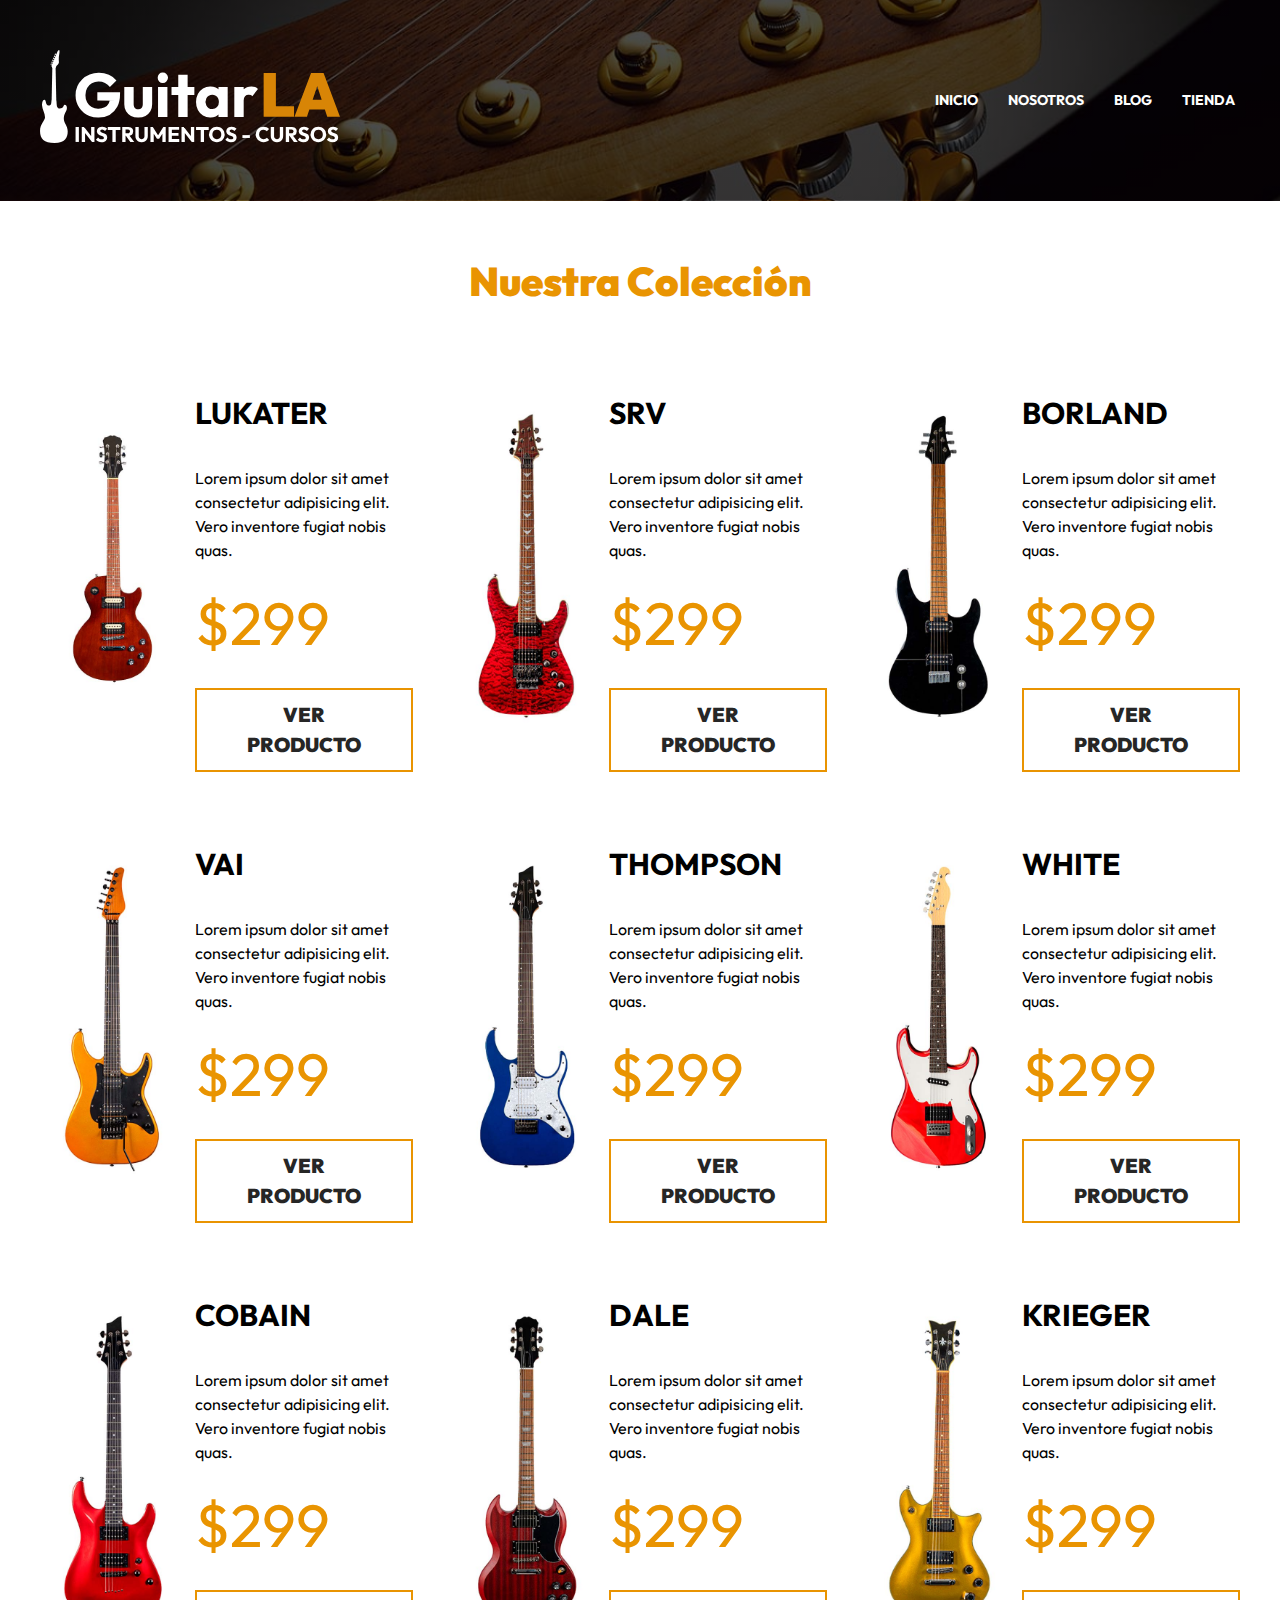
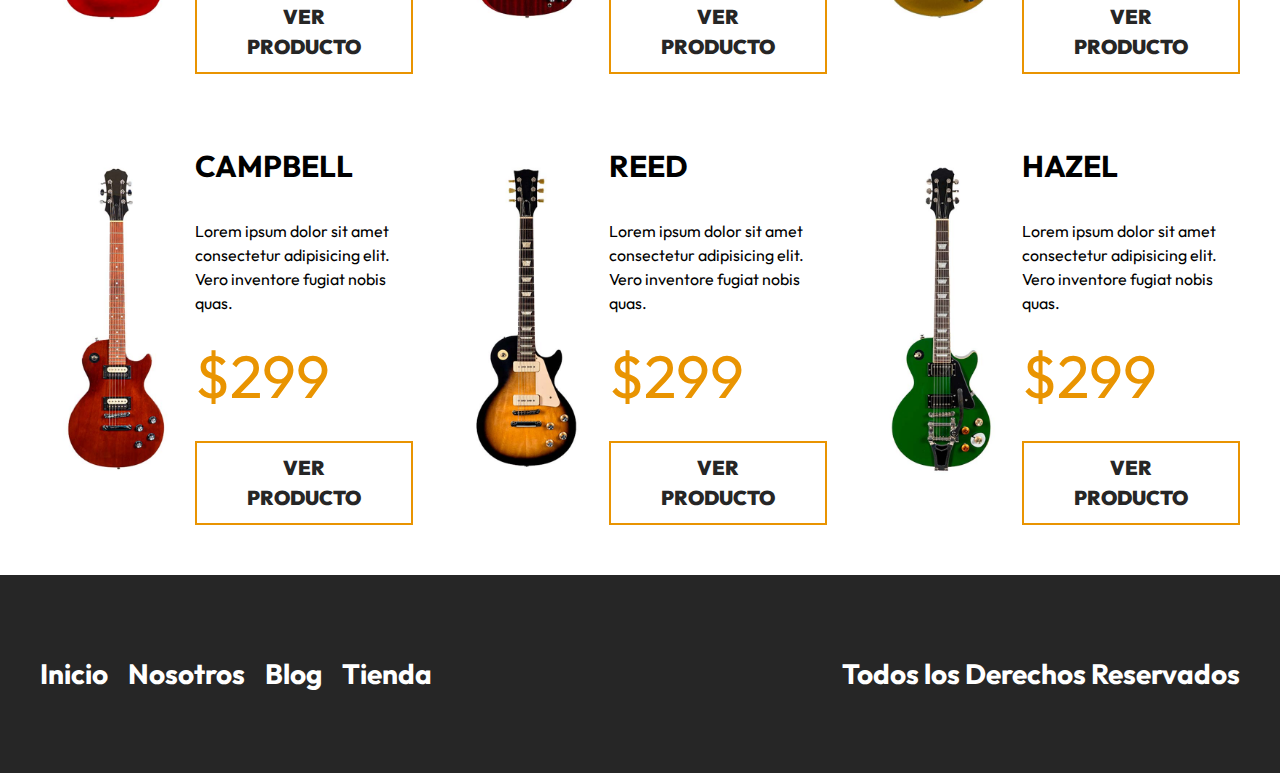
<file: tienda.html>
<!DOCTYPE html>
<html lang="en">
<head>
    <meta charset="UTF-8">
    <meta http-equiv="X-UA-Compatible" content="IE=edge">
    <meta name="viewport" content="width=device-width, initial-scale=1.0">
    <title>GuitarLA - Tienda</title>
    <link rel="stylesheet" href="css/normalize.css">
    <link rel="preconnect" href="https://fonts.googleapis.com">
    <link rel="preconnect" href="https://fonts.gstatic.com" crossorigin>
    <link href="https://fonts.googleapis.com/css2?family=Outfit:wght@400;700;900&display=swap" rel="stylesheet"> 
    <link rel="stylesheet" href="css/app.css">
</head>
<body>
    <header class="header">
        <div class="header__contenedor">
            <div class="header__barra">
                <a href="#">
                    <img class="header__logo" src="./img/logo.svg" alt="imágen logo">
                </a>
                <nav class="navegacion">
                    <a class="navegacion__enlace" href="./index.html">Inicio</a>
                    <a class="navegacion__enlace" href="./nosotros.html">Nosotros</a>
                    <a class="navegacion__enlace" href="./blog.html">Blog</a>
                    <a class="navegacion__enlace" href="./tienda.html">Tienda</a>
                </nav>
            </div><!--header-barra-->
        </div>
    </header>
    <main class="productos productos__contenedor">
        <h2 class="productos__heading">Nuestra Colección</h2>
        <div class="productos__grid">
            <div class="producto">
                <img src="./img/guitarra_01.jpg" alt="imágen guitarra">
                <div class="producto__contenido">
                    <h3 class="producto__nombre">Lukater</h3>
                    <p class="producto__descripcion">Lorem ipsum dolor sit amet consectetur adipisicing elit. Vero inventore fugiat nobis quas.</p>
                    <p class="producto__precio">$299</p>
                    <a class="producto__enlace" href="./producto.html">Ver Producto</a>
                </div>
            </div><!--producto-->
            <div class="producto">
                <img src="./img/guitarra_02.jpg" alt="imágen guitarra">
                <div class="producto__contenido">
                    <h3 class="producto__nombre">srv</h3>
                    <p class="producto__descripcion">Lorem ipsum dolor sit amet consectetur adipisicing elit. Vero inventore fugiat nobis quas.</p>
                    <p class="producto__precio">$299</p>
                    <a class="producto__enlace" href="./producto.html">Ver Producto</a>
                </div>
            </div><!--producto-->
            <div class="producto">
                <img src="./img/guitarra_03.jpg" alt="imágen guitarra">
                <div class="producto__contenido">
                    <h3 class="producto__nombre">borland</h3>
                    <p class="producto__descripcion">Lorem ipsum dolor sit amet consectetur adipisicing elit. Vero inventore fugiat nobis quas.</p>
                    <p class="producto__precio">$299</p>
                    <a class="producto__enlace" href="./producto.html">Ver Producto</a>
                </div>
            </div><!--producto-->
            <div class="producto">
                <img src="./img/guitarra_04.jpg" alt="imágen guitarra">
                <div class="producto__contenido">
                    <h3 class="producto__nombre">vai</h3>
                    <p class="producto__descripcion">Lorem ipsum dolor sit amet consectetur adipisicing elit. Vero inventore fugiat nobis quas.</p>
                    <p class="producto__precio">$299</p>
                    <a class="producto__enlace" href="./producto.html">Ver Producto</a>
                </div>
            </div><!--producto-->
            <div class="producto">
                <img src="./img/guitarra_05.jpg" alt="imágen guitarra">
                <div class="producto__contenido">
                    <h3 class="producto__nombre">thompson</h3>
                    <p class="producto__descripcion">Lorem ipsum dolor sit amet consectetur adipisicing elit. Vero inventore fugiat nobis quas.</p>
                    <p class="producto__precio">$299</p>
                    <a class="producto__enlace" href="./producto.html">Ver Producto</a>
                </div>
            </div><!--producto-->
            <div class="producto">
                <img src="./img/guitarra_06.jpg" alt="imágen guitarra">
                <div class="producto__contenido">
                    <h3 class="producto__nombre">white</h3>
                    <p class="producto__descripcion">Lorem ipsum dolor sit amet consectetur adipisicing elit. Vero inventore fugiat nobis quas.</p>
                    <p class="producto__precio">$299</p>
                    <a class="producto__enlace" href="./producto.html">Ver Producto</a>
                </div>
            </div><!--producto-->
            <div class="producto">
                <img src="./img/guitarra_07.jpg" alt="imágen guitarra">
                <div class="producto__contenido">
                    <h3 class="producto__nombre">cobain</h3>
                    <p class="producto__descripcion">Lorem ipsum dolor sit amet consectetur adipisicing elit. Vero inventore fugiat nobis quas.</p>
                    <p class="producto__precio">$299</p>
                    <a class="producto__enlace" href="./producto.html">Ver Producto</a>
                </div>
            </div><!--producto-->
            <div class="producto">
                <img src="./img/guitarra_08.jpg" alt="imágen guitarra">
                <div class="producto__contenido">
                    <h3 class="producto__nombre">dale</h3>
                    <p class="producto__descripcion">Lorem ipsum dolor sit amet consectetur adipisicing elit. Vero inventore fugiat nobis quas.</p>
                    <p class="producto__precio">$299</p>
                    <a class="producto__enlace" href="./producto.html">Ver Producto</a>
                </div>
            </div><!--producto-->
            <div class="producto">
                <img src="./img/guitarra_09.jpg" alt="imágen guitarra">
                <div class="producto__contenido">
                    <h3 class="producto__nombre">krieger</h3>
                    <p class="producto__descripcion">Lorem ipsum dolor sit amet consectetur adipisicing elit. Vero inventore fugiat nobis quas.</p>
                    <p class="producto__precio">$299</p>
                    <a class="producto__enlace" href="./producto.html">Ver Producto</a>
                </div>
            </div><!--producto-->
            <div class="producto">
                <img src="./img/guitarra_10.jpg" alt="imágen guitarra">
                <div class="producto__contenido">
                    <h3 class="producto__nombre">campbell</h3>
                    <p class="producto__descripcion">Lorem ipsum dolor sit amet consectetur adipisicing elit. Vero inventore fugiat nobis quas.</p>
                    <p class="producto__precio">$299</p>
                    <a class="producto__enlace" href="./producto.html">Ver Producto</a>
                </div>
            </div><!--producto-->
            <div class="producto">
                <img src="./img/guitarra_11.jpg" alt="imágen guitarra">
                <div class="producto__contenido">
                    <h3 class="producto__nombre">reed</h3>
                    <p class="producto__descripcion">Lorem ipsum dolor sit amet consectetur adipisicing elit. Vero inventore fugiat nobis quas.</p>
                    <p class="producto__precio">$299</p>
                    <a class="producto__enlace" href="./producto.html">Ver Producto</a>
                </div>
            </div><!--producto-->
            <div class="producto">
                <img src="./img/guitarra_12.jpg" alt="imágen guitarra">
                <div class="producto__contenido">
                    <h3 class="producto__nombre">hazel</h3>
                    <p class="producto__descripcion">Lorem ipsum dolor sit amet consectetur adipisicing elit. Vero inventore fugiat nobis quas.</p>
                    <p class="producto__precio">$299</p>
                    <a class="producto__enlace" href="./producto.html">Ver Producto</a>
                </div>
            </div><!--producto-->
        </div>
    </main>
    <footer class="footer">
        <div class="footer__grid footer__contenedor">
            <nav class="footer__nav">
                <a class="footer__enlace" href="./index.html">Inicio</a>
                <a class="footer__enlace" href="./nosotros.html">Nosotros</a>
                <a class="footer__enlace" href="./blog.html">Blog</a>
                <a class="footer__enlace" href="./tienda.html">Tienda</a>
            </nav>
            <p class="footer__copyright">Todos los Derechos Reservados</p>
        </div> 
    </footer>
</body>
</html>
</file>
<file: css/app.css>
:root {
    --primary: #e99401;
    --negro: #262626;
    --blanco: #FFF;
    --fuente-principal: 'Outfit', sans-serif;
}
html {
    font-size: 62.5%;
    box-sizing: border-box;
}
*, *:before, *:after {
    box-sizing: inherit;
}
body {
    font-size: 2rem;
    font-family: var(--fuente-principal);
    line-height: 1.5;
}
img {
    max-width: 100%;
}
[class$="contenedor"] {
    max-width: 120rem;
    width: 95%;
    margin: 0 auto;
}
[class$='heading'] {
    font-size: 4rem;
    text-align: center;
    font-weight: 900;
    color: var(--primary);
    margin: 5rem 0;
}

/*header*/
.header {
    background-image: linear-gradient(to right, rgb(0 0 0 / .7),  rgb(0 0 0 / .7) ), url('../img/header.jpg');
    background-repeat: no-repeat;
    background-size: cover;
    background-position: 50%;
    padding: 5rem 0;
    position:relative;
}
.header__barra {
    display: flex;
    flex-direction: column;
    align-items: center;
}
@media(min-width: 768px) {
    .header__barra {
        flex-direction: row;
        justify-content: space-between;
    }
}
.header__logo {
    width: 30rem;
}
.navegacion {
   display: flex;
   gap: 2rem;
   margin-top: 5rem;
   position: relative;
   z-index: 1;

}
@media(min-width: 768px){
    .navegacion {
        margin-top: 0;
    }
}
.navegacion__enlace {
    color: var(--blanco);
    text-decoration: none;
    text-transform: uppercase;
    padding: .5rem;
    font-weight: 700;
    font-size: 1.4rem;
    transition-property: background_color;
    transition-duration: .3s;
    transition-timing-function: ease;
}
.navegacion__enlace:hover {
    background-color: var(--primary);

}

.modelo {
    color: var(--blanco);
    margin-top: 5rem;
    text-align: center;
}
@media(min-width:768px){
    .modelo {
        text-align: left;
        width: 50%;
    }
}
.modelo__nombre {
    font-size: 8rem;
}
.modelo__precio {
    font-size: 6rem;
    color: var(--primary);
    font-weight: 900;
    line-height: 0;
}
.modelo__enlace {
    margin-top: 2rem;
    text-decoration: none;
    padding: 2rem 5rem;
    border: 2px solid var(--primary);
    color: var(--blanco);
    text-transform: uppercase;
    font-weight: 700;
    font-size: 1.4rem;
    transition-property: background-color;
    transition-duration: .3s;
    transition-timing-function: ease-in;
}
.modelo__enlace:hover {
    background-color: var(--primary);
}
.header__guitarra {
    display: none;
}
@media(min-width: 992px) {
    .header__guitarra {
        display: block;
        position: absolute;
        right: 0;
        bottom: 0;
        /* animation-name: mostrarImagen;
        animation-duration: 1s;
        animation-delay: 0s;
        animation-timing-function: ease;
        animation-iteration-count: 1; */
        
        animation: 1s ease 0s 1 mostrarImagen;
    }
}
@keyframes mostrarImagen {
    0% {
        opacity: 0;
        transform: translateX(-10rem);
    }
    50% {
        opacity: 0;
    }
    100% {
        opacity: 1;
        transform: translateX(0);
    }
}

/*productos*/

.productos__grid {
    display: grid;
    gap: 4rem;
}
@media(min-width:768px){
    .productos__grid {
        grid-template-columns: repeat(2, 1fr);
    }
}
@media(min-width: 1200px){
    .productos__grid {
        grid-template-columns: repeat(3, 1fr);
    }
}

.producto {
    display: grid;
    grid-template-columns: 2fr 3fr;
    column-gap: 1rem;
    align-items: center;
}
.producto__nombre {
    font-size: 3rem;
    text-transform: uppercase;
}
.producto__descripcion {
    font-size: 1.6rem;
}
.producto__precio {
    color: var(--primary);
    font-size: 6rem;
    margin: 0;
}
.producto__enlace {
    margin-top: 2rem;
    display: block;
    line-height: none;
    color: var(--negro);
    padding: 1rem 5rem;
    border: 2px solid var(--primary);
    text-align: center;
    font-weight: 900;
    text-transform: uppercase;
    font-size: 1.2re;
    transition: background-color .3s ease;
    text-decoration: none;
}
.producto__enlace:hover {
    background-color: var(--primary);
    color: var(--blanco);
}
.producto__formulario select,
.producto__agregar-carrito {
    width: 100%;
}
.producto__formulario select {
    margin-bottom: 3rem;
    border: 1px solid var(--primary);
    text-align: center;
    padding: 1rem;
}
.producto__agregar-carrito {
    background-color: var(--primary);
    color: var(--blanco);
    text-transform: uppercase;
    border: none;
    padding: 1rem;
    transition: background-color .3s ease;
}
.producto__agregar-carrito:hover {
    background-color: var(--negro);
    color: var(--primary);
    cursor: pointer;
}
/*aprender*/
.cursos {
    background-image: url('../img/cursos_bg.jpg');
    background-repeat: no-repeat;
    background-size: cover;
    background-position: 50%;
    margin-top: 5rem;;
}
.cursos__grid {
    padding: 15rem 0;
    background-color: rgb(0 0 0 /.3);
}
@media (min-width: 768px) { 
    .cursos__grid {
        display: grid;
        grid-template-columns: repeat(2, 1fr);
        gap: 2rem;
    }
}
.cursos__contenido {
    display: flex;
    flex-direction: column;
    align-items: center;
}
@media (min-width: 768px){
    .cursos__contenido {
        grid-column: 2 / 3;
    }
}
.cursos__texto {
    color: var(--blanco);
    text-align: center;
}
.cursos__enlace {

    margin-top: 2rem;
    line-height: none;
    color: var(--blanco);
    padding: 1rem 5rem;
    border: 2px solid var(--primary);
    text-align: center;
    font-weight: 700;
    text-transform: uppercase;
    font-size: 1.4rem;
    transition: background-color .3s ease;
    text-decoration: none;
}
.cursos__enlace:hover {
    background-color: var(--primary);
}

/*blog*/

.blog__grid  {
    display: grid;
    gap: 4rem;
}
@media (min-width: 768px) { 
    .blog__grid {
        grid-template-columns: repeat(2, 1fr);
    }
}
@media (min-width: 992px) { 
    .blog__grid {
        grid-template-columns: repeat(4, 1fr);
    }
    .blog__grid--pagina {
        grid-template-columns: repeat(3, 1fr);
    }
}
.entrada {
    max-width: 80rem;
    margin: 0 auto;
}
.entrada__contenido {
    padding: 2rem;
}
.entrada__titulo {
    font-weight: 400;
    font-size: 2.8rem;
    margin: 0;
    line-height: 1.2;

}
.entrada__fecha {
    font-size: 1.6rem;
    color: var(--primary);
}
.entrada__enlace {
    margin-top: 2rem;
    display: block;
    line-height: none;
    color: var(--negro);
    padding: 1rem 5rem;
    border: 2px solid var(--primary);
    text-align: center;
    font-weight: 900;
    text-transform: uppercase;
    font-size: 1.2re;
    transition: background-color .3s ease;
    text-decoration: none;
}
.entrada__enlace:hover {
    background-color: var(--primary);
    color: var(--blanco);
}
.entrada__texto {
    display: -webkit-box;
    -webkit-box-orient: vertical;
    -webkit-line-clamp: 4;
    overflow: hidden;
    font-size: 1.6rem;
}

/*footer*/
.footer {
    margin-top: 5rem;
    padding: 5rem 0;
    background-color: var(--negro);
}
@media (min-width: 768px) { 
 .footer__grid {
     display: flex;
     justify-content: space-between;
 }
}
.footer__nav {
    
    display: flex;
    flex-direction: column;
    align-items: center;
}
@media (min-width: 768px) { 
    .footer__nav {
        flex-direction: row;
        gap: 2rem;
    }
}
.footer__enlace,
.footer__copyright {
    font-size: 2.8rem;
    color: var(--blanco);
    font-weight: 700;
    text-decoration: none;
}
.footer__enlace:hover {
    color: var(--primary);
}
.footer__copyright {
    text-align: center;
}

/*nosotros*/
@media (min-width: 768px) { 
    .nosotros__grid {
        display: grid;
        grid-template-columns: repeat(2, 1fr);
        gap: 5rem;
    }
    .nosotros__texto:first-of-type {
        margin-top: 0;
    }
}
</file>
